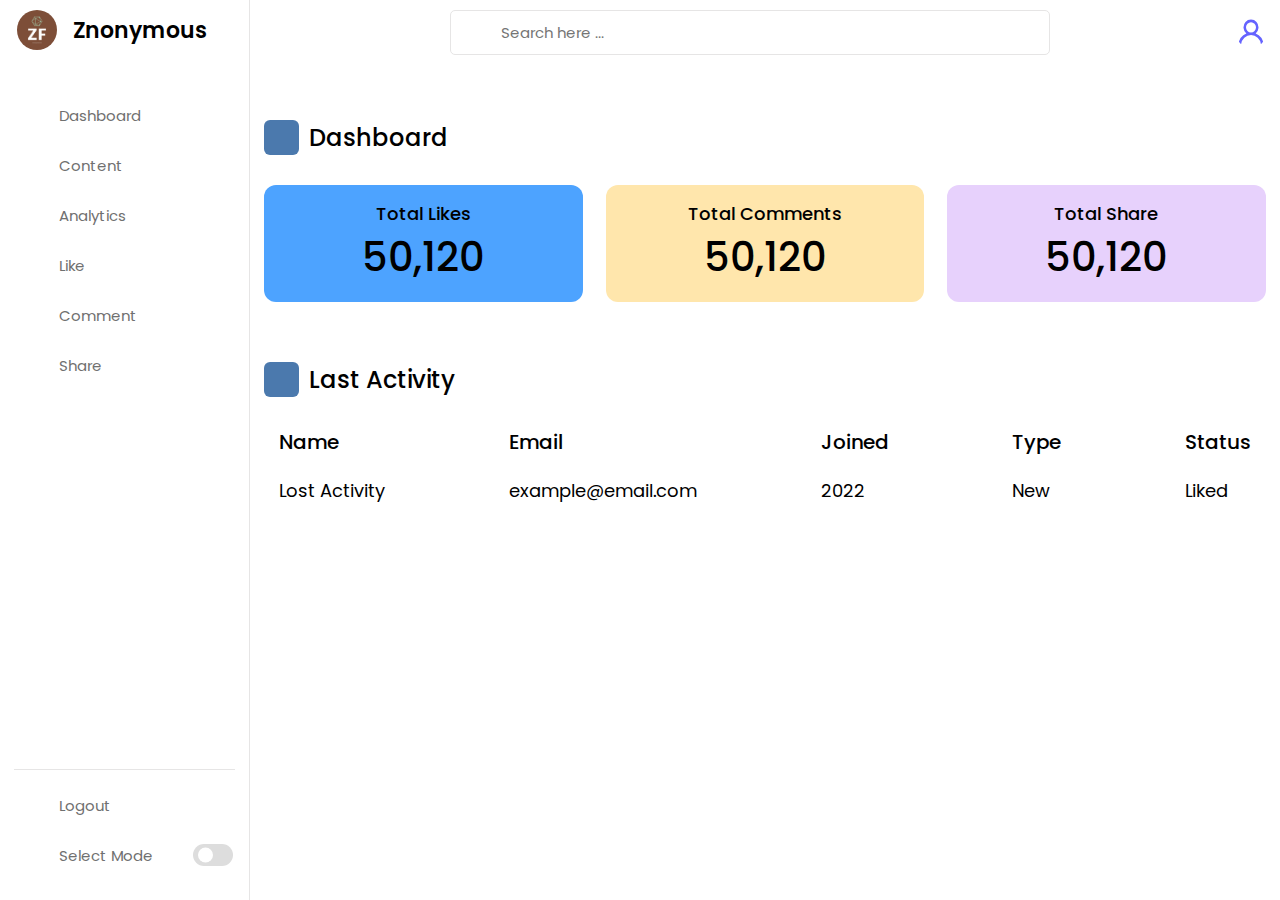
<file: templates/index.html>
<!DOCTYPE html>
<html lang="en">
<head>
    <meta charset="UTF-8">
    <meta name="viewport" content="width=device-width, initial-scale=1.0">
    <meta http-equiv="X-UA-Compatible" content="ie=edge">
    <link rel="shortcut icon" href="../static/images/logo-color.png" type="image/x-icon">

    <!-- CSS -->
    <link rel="stylesheet" href="../static/css/style.css">

    <!-- Iconscout CSS -->
    <link rel="stylesheet" href="https://unicons.iconscout.com/release/v4.0.8/css/line.css">

    <title>Dashboard</title>
</head>
<body>
    <nav>
        <div class="logo-name">
            <div class="logo-image">
                <img src="../static/images/logo-color.png" alt="">
            </div>

            <span class="logo_name">Znonymous</span>
        </div>

        <div class="menu-items">
            <ul class="nav-links">
                <li><a href="#">
                    <i class="uil uil-estate"></i>
                    <span class="link-name">Dashboard</span>
                </a></li>
                <li><a href="{{ url_for('autoSend') }}">
                    <i class="uil uil-files-landscapes-alt"></i>
                    <span class="link-name">Content</span>
                </a></li>
                <li><a href="#">
                    <i class="uil uil-chart"></i>
                    <span class="link-name">Analytics</span>
                </a></li>
                <li><a href="#">
                    <i class="uil uil-thumbs-up"></i>
                    <span class="link-name">Like</span>
                </a></li>
                <li><a href="#">
                    <i class="uil uil-comment"></i>
                    <span class="link-name">Comment</span>
                </a></li>
                <li><a href="#">
                    <i class="uil uil-share"></i>
                    <span class="link-name">Share</span>
                </a></li>
            </ul>

            <ul class="logout-mode">
                <li>
                    <a href="#">
                        <i class="uil uil-sign-out-alt"></i>
                        <span class="link-name">Logout</span>
                    </a>
                </li>
                <li class="mode">
                    <a href="#">
                        <i class="uil uil-moonset"></i>
                        <span class="link-name">Select Mode</span>
                    </a>

                    <div class="mode-toggle">
                        <span class="switch"></span>
                    </div>
                </li>
            </ul>
        </div>
    </nav>

    <section class="dashboard">
        <div class="top">
            <i class="uil uil-bars sidebar-toggle"></i>

            <div class="search-box">
                <i class="uil uil-search"></i>
                <input type="text" placeholder="Search here ...">
            </div>

            <img src="../static/images/user.svg" alt="">
        </div>

        <div class="dash-content">
            <div class="overview">
                <div class="title">
                    <i class="uil uil-tachometer-fast-alt"></i>
                    <span class="text">Dashboard</span>
                </div>

                <div class="boxes">
                    <div class="box box1">
                        <i class="uil uil-thumbs-up"></i>
                        <span class="text">Total Likes</span>
                        <span class="number">50,120</span>
                    </div>
                    <div class="box box2">
                        <i class="uil uil-comments"></i>
                        <span class="text">Total Comments</span>
                        <span class="number">50,120</span>
                    </div>
                    <div class="box box3">
                        <i class="uil uil-share"></i>
                        <span class="text">Total Share</span>
                        <span class="number">50,120</span>
                    </div>
                </div>
            </div>

            <div class="activity">
                <div class="title">
                    <i class="uil uil-clock"></i>
                    <span class="text">Last Activity</span>
                </div>

                <div class="activity-data">
                    <div class="data names">
                        <span class="data-title">Name</span>
                        <span class="data-list">Lost Activity</span>
                    </div>
                    <div class="data email">
                        <span class="data-title">Email</span>
                        <span class="data-list">example@email.com</span>
                    </div>
                    <div class="data joined">
                        <span class="data-title">Joined</span>
                        <span class="data-list">2022</span>
                    </div>
                    <div class="data type">
                        <span class="data-title">Type</span>
                        <span class="data-list">New</span>
                    </div>
                    <div class="data status">
                        <span class="data-title">Status</span>
                        <span class="data-list">Liked</span>
                    </div>
                </div>
            </div>
        </div>
    </section>

    <script src="../static/js/script.js"></script>
</body>
</html>
</file>
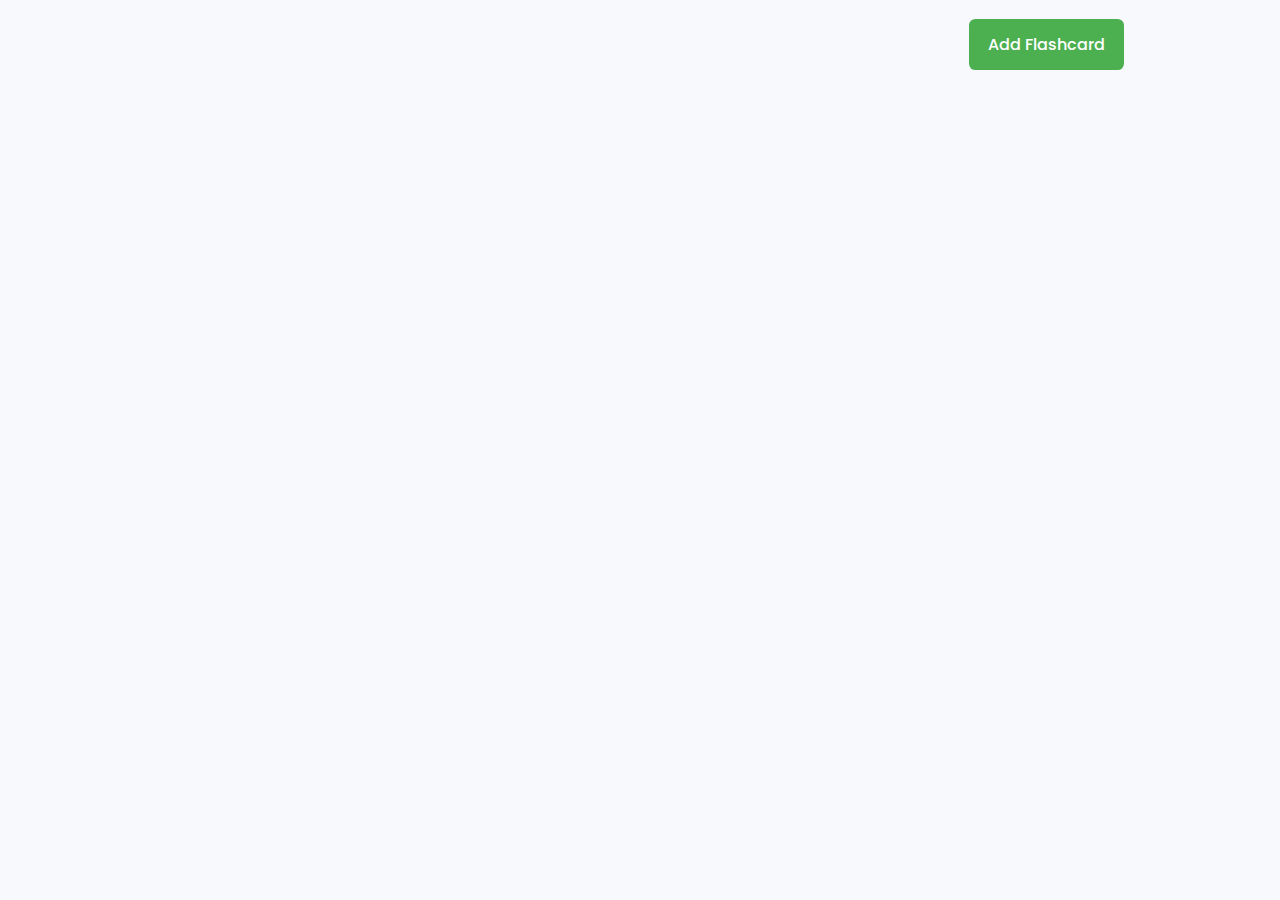
<file: templates/data-stock.html>
<!DOCTYPE html>
<html lang="en">
  <head>
    <meta name="viewport" content="width=device-width, initial-scale=1.0" />
    <title>Flashcard App</title>
    <!-- Font Awesome Icons -->
    <link
      rel="stylesheet"
      href="https://cdnjs.cloudflare.com/ajax/libs/font-awesome/6.1.2/css/all.min.css"
    />

    <!-- Stylesheet -->
    <link rel="stylesheet" href="../static/css/style-stock.css" />
  </head>
  <body>
    <div class="container">
      <div class="add-flashcard-con">
        <button id="add-flashcard">Add Flashcard</button>
      </div>

      <!-- Display Card of Question And Answers Here -->
      <div id="card-con">
        <div class="card-list-container"></div>
      </div>
    </div>

    <!-- Input form for users to fill question and answer -->
    <div class="question-container hide" id="add-question-card">
      <h2>Add Flashcard</h2>
      <div class="wrapper">
        <!-- Error message -->
        <div class="error-con">
          <span class="hide" id="error">Input fields cannot be empty!</span>
        </div>
        <!-- Close Button -->
        <i class="fa-solid fa-xmark" id="close-btn"></i>
      </div>

      <label for="question">Question:</label>
      <textarea
        class="input"
        id="question"
        placeholder="Type the question here..."
        rows="2"
      ></textarea>
      <label for="answer">Answer:</label>
      <textarea
        class="input"
        id="answer"
        rows="4"
        placeholder="Type the answer here..."
      ></textarea>
      <button id="save-btn">Save</button>
    </div>

    <!-- Script -->
    <script src="../static/js/script-stock.js"></script>
  </body>
</html>
</file>
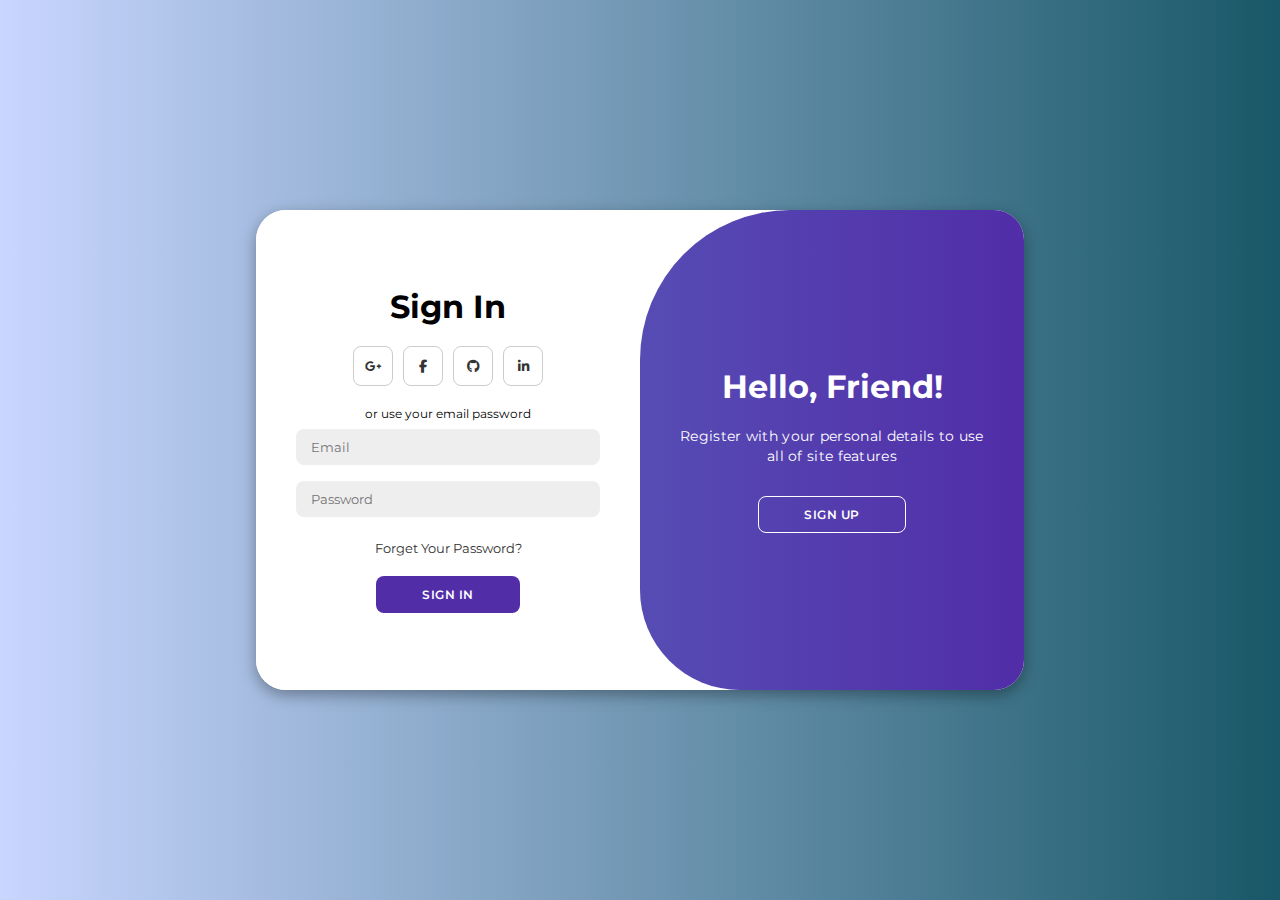
<file: templates/login.html>
<!DOCTYPE html>
<html lang="en">

<head>
    <meta charset="UTF-8">
    <meta name="viewport" content="width=device-width, initial-scale=1.0">
    <link rel="shortcut icon" href="../static/images/logo-color.png" type="image/x-icon">

    <!-- Awesome Font -->
    <link rel="stylesheet" href="https://cdnjs.cloudflare.com/ajax/libs/font-awesome/6.4.2/css/all.min.css">

    <!-- CSS -->
    <link rel="stylesheet" href="../static/css/login-style.css">

    <title>Login</title>
</head>

<body>
    <div class="container" id="container">
        <div class="form-container sign-up">
            <form>
                <h1>Create Account</h1>
                <div class="social-icons">
                    <a href="#" class="icon"><i class="fa-brands fa-google-plus-g"></i></a>
                    <a href="#" class="icon"><i class="fa-brands fa-facebook-f"></i></a>
                    <a href="#" class="icon"><i class="fa-brands fa-github"></i></a>
                    <a href="#" class="icon"><i class="fa-brands fa-linkedin-in"></i></a>
                </div>
                <span>or use your email for registeration</span>
                <input type="text" placeholder="Name">
                <input type="email" placeholder="Email">
                <input type="password" placeholder="Password">
                <button>Sign Up</button>
            </form>
        </div>
        <div class="form-container sign-in">
            <form>
                <h1>Sign In</h1>
                <div class="social-icons">
                    <a href="#" class="icon"><i class="fa-brands fa-google-plus-g"></i></a>
                    <a href="#" class="icon"><i class="fa-brands fa-facebook-f"></i></a>
                    <a href="#" class="icon"><i class="fa-brands fa-github"></i></a>
                    <a href="#" class="icon"><i class="fa-brands fa-linkedin-in"></i></a>
                </div>
                <span>or use your email password</span>
                <input type="email" placeholder="Email">
                <input type="password" placeholder="Password">
                <a href="#">Forget Your Password?</a>
                <button>Sign In</button>
            </form>
        </div>
        <div class="toggle-container">
            <div class="toggle">
                <div class="toggle-panel toggle-left">
                    <h1>Welcome Back!</h1>
                    <p>Enter your personal details to use all of site features</p>
                    <button class="hidden" id="login">Sign In</button>
                </div>
                <div class="toggle-panel toggle-right">
                    <h1>Hello, Friend!</h1>
                    <p>Register with your personal details to use all of site features</p>
                    <button class="hidden" id="register">Sign Up</button>
                </div>
            </div>
        </div>
    </div>

    <script src="../static/js/login-script.js"></script>
</body>

</html>
</file>
<file: static/css/style.css>
/*Google Font Import - Poppins*/
@import url('https://fonts.googleapis.com/css2?family=Poppins:ital,wght@0,100;0,200;0,300;0,400;0,500;0,600;0,700;0,800;0,900;1,100;1,200;1,300;1,400;1,500;1,600;1,700;1,800;1,900&display=swap');

* {
    margin: 0;
    padding: 0;
    box-sizing: border-box;
    font-family: 'Poppins', sans-serif;
}

:root {
    /*Colors*/
    --primary-color: #4b79ad;
    --panel-color: #ffffff;
    --text-color: #000;
    --backligt-color: #707070;
    --border-color: #e6e5e5;
    --toggle-color: #DDD;
    --box1-color: #4DA3FF;
    --box2-color: #FFE6AC;
    --box3-color: #E7D1FC;
    --tittle-icon-color: #fff;

    /*Transition*/
    --tran-05: all 0.5s ease;
    --tran-03: all 0.3s ease;
    --tran-02: all 0.2s ease;
}

body {
    min-height: 100vh;
    background-color: var(--primary-color);
}

body.dark{
    --primary-color: #3A3B3C;
    --panel-color: #242526;
    --text-color: #FFF;
    --backligt-color: #CCC;
    --border-color: #4D4C4C;
    --toggle-color: #DDD;
    --box1-color: #3A3B3C;
    --box2-color: #3A3B3C;
    --box3-color: #3A3B3C;
    --tittle-icon-color: #fff;
}

/*SIDEBAR CSS*/
nav{
    position: fixed;
    top: 0;
    left: 0;
    height: 100%;
    width: 250px;
    padding: 10px 14px;
    background-color: var(--panel-color);
    border-right: 1px solid var(--border-color);
    transition: var(--tran-05);
}

nav.close{
    width: 73px;
}

nav .logo-name{
    display: flex;
    align-items: center;
}

nav .logo-image{
    display: flex;
    min-width: 45px;
    justify-content: center;
}

nav .logo-image img{
    width: 40px;
    object-fit: cover;
    border-radius: 50%;
}

nav .logo-name .logo_name{
    font-size: 22px;
    font-weight: 600;
    color: var(--text-color);
    margin-left: 14px;
    transition: var(--tran-05);
}

nav.close .logo_name{
    opacity: 0;
    pointer-events: none;
}

nav .menu-items{
    margin-top: 40px;
    height: calc(100% - 90px);
    display: flex;
    flex-direction: column;
    justify-content: space-between;
}

.menu-items li{
    list-style: none;
}

.menu-items li a{
    display: flex;
    align-items: center;
    text-decoration: none;
    height: 50px;
    position: relative;
}

.nav-links li a:hover:before{
    content: "";
    position: absolute;
    left: -7px;
    height: 5px;
    width: 5px;
    border-radius: 50%;
    background-color: var(--primary-color);
}

body.dark li a:hover:before{
    background-color: var(--text-color);
}

.menu-items li a i{
    font-size: 24px;
    min-width: 45px;
    height: 100%;
    display: flex;
    align-items: center;
    justify-content: center;
    color: var(--backligt-color);
}

.menu-items li a .link-name{
    font-size: 15px;
    font-weight: 400;
    color: var(--backligt-color);
    transition: var(--tran-05);
}

nav.close li a .link-name{
    opacity: 0;
    pointer-events: none;
}

.nav-links li a:hover i,
.nav-links li a:hover .link-name{
    color: var(--primary-color);
}

body.dark .nav-links li a:hover i,
body.dark .nav-links li a:hover .link-name{
    color: var(--text-color);
}

.menu-items .logout-mode{
    padding-top: 10px;
    border-top: 1px solid var(--border-color);
}

.menu-items .mode{
    display: flex;
    align-items: center;
    white-space: nowrap;
}

.menu-items .mode-toggle{
    position: absolute;
    right: 14px;
    height: 50px;
    min-width: 45px;
    display: flex;
    align-items: center;
    justify-content: center;
    cursor: pointer;
}

.mode-toggle .switch{
    position: relative;
    display: inline-block;
    height: 22px;
    width: 40px;
    border-radius: 25px;
    background-color: var(--toggle-color);
}

.switch:before{
    content: "";
    position: absolute;
    left: 5px;
    top: 50%;
    transform: translateY(-50%);
    height: 15px;
    width: 15px;
    background-color: var(--panel-color);
    border-radius: 50%;
    transition: var(--tran-03);
}

body.dark .switch:before{
    left: 20px;
}

/*NAVBAR*/
.dashboard{
    position: relative;
    left: 250px;
    background-color: var(--panel-color);
    min-height: 100vh;
    width: calc(100% - 250px);
    padding: 10px 14px;
    transition: var(--tran-05);
}

nav.close ~ .dashboard{
    left: 73px;
    width: calc(100% - 73px);
}

.dashboard .top{
    position: fixed;
    top: 0;
    left: 250px;
    display: flex;
    width: calc(100% - 250px);
    justify-content: space-between;
    align-items: center;
    padding: 10px 14px;
    background-color: var(--panel-color);
    transition: var(--tran-05);
    z-index: 10;
}

nav.close ~ .dashboard .top{
    left: 73px;
    width: calc(100% - 73px);
}

.dashboard .top .sidebar-toggle{
    font-size: 26px;
    color: var(--text-color);
    cursor: pointer;
}

.dashboard .top .search-box{
    position: relative;
    height: 45px;
    max-width: 600px;
    width: 100%;
    margin: 0 30px;
}

.dashboard .top .search-box input{
    position: absolute;
    border: 1px solid var(--border-color);
    background-color: var(--panel-color);
    padding: 0 25px 0 50px;
    border-radius: 5px;
    height: 100%;
    width: 100%;
    color: var(--text-color);
    font-size: 15px;
    font-weight: 400;
    outline: none;
}

.dashboard .top .search-box i{
    position: absolute;
    left: 15px;
    font-size: 22px;
    z-index: 10;
    top: 50%;
    transform: translateY(-50%);
    color: var(--backligt-color);
}

.top img{
    width: 3%;
    border-radius: 50%;
}

.dashboard .dash-content{
    padding-top: 50px;
}

/*CONTENT*/
.dash-content .title{
    display: flex;
    align-items: center;
    margin: 60px 0 30px 0;
}

.dash-content .title i{
    position: relative;
    height: 35px;
    width: 35px;
    background-color: var(--primary-color);
    border-radius: 6px;
    color: var(--tittle-icon-color);
    display: flex;
    align-items: center;
    justify-content: center;
    font-size: 24px;
}

.dash-content .title .text{
    font-size: 24px;
    font-weight: 500;
    color: var(--text-color);
    margin-left: 10px;
}

.dash-content .boxes{
    display: flex;
    align-items: center;
    justify-content: space-between;
    flex-wrap: wrap;
}

.dash-content .boxes .box{
    display: flex;
    flex-direction: column;
    align-items: center;
    border-radius: 12px;
    width: calc(100% / 3 - 15px);
    padding: 15px 20px;
    background-color: var(--box1-color);
    transition: var(--tran-05);
}

.boxes .boxes i{
    font-size: 35px;
    color: var(--text-color);
}

.boxes .box .text{
    white-space: nowrap;
    font-size: 18px;
    font-weight: 500;
    color: var(--text-color);
}

.boxes .box .number{
    font-size: 40px;
    font-weight: 500;
    color: var(--text-color);
}

.boxes .box.box2{
    background-color: var(--box2-color);
}

.boxes .box.box3{
    background-color: var(--box3-color);
}

.dash-content .activity .activity-data{
    display: flex;
    justify-content: space-between;
    align-items: center;
    width: 100%;
}

.activity .activity-data{
    display: flex;
}

.activity-data .data{
    display: flex;
    flex-direction: column;
    margin: 0 15px;
}

.activity-data .data-title{
    font-size: 20px;
    font-weight: 500;
    color: var(--text-color);
}

.activity-data .data .data-list{
    font-size: 18px;
    font-weight: 400;
    margin-top: 20px;
    white-space: nowrap;
    color: var(--text-color);
}

/*Responsive Content*/
@media (max-width: 1000px) {
    nav{
        width: 73px;
    }
    nav.close{
        width: 250px;
    }
    nav .logo_name{
        opacity: 0;
        pointer-events: none;
    }
    nav.close .logo_name{
        opacity: 1;
        pointer-events: auto;
    }
    nav li a .link-name{
        opacity: 0;
        pointer-events: none;
    }
    nav.close li a .link-name{
        opacity: 1;
        pointer-events: auto;
    }
    nav ~ .dashboard{
        left: 73px;
        width: calc(100% - 73px);
    }
    nav.close ~ .dashboard{
        left: 250px;
        width: calc(100% - 250px);
    }
    nav ~ .dashboard .top{
        left: 73px;
        width: calc(100% - 73px);
    }
    nav.close ~ .dashboard .top{
        left: 250px;
        width: calc(100% - 250px);
    }
    .activity .activity-data{
        overflow-x: scroll;
    }
}

@media (max-width: 780px) {
    .dash-content .boxes .box{
        width: calc(100% / 2 - 15px);
        margin-top: 15px;
    }
}

@media (max-width: 560px) {
    .dash-content .boxes .box{
        width: 100%;
    }
}

@media (max-width: 500px) {
    nav{
        width: 73px;
    }
    nav.close{
        width: 73px;
    }
    nav .logo_name{
        opacity: 0;
        pointer-events: none;
    }
    nav.close .logo_name{
        opacity: 0;
        pointer-events: none;
    }
    nav li a .link-name{
        opacity: 0;
        pointer-events: none;
    }
    nav.close li a .link-name{
        opacity: 0;
        pointer-events: none;
    }
    nav ~ .dashboard{
        left: 73px;
        width: calc(100% - 73px);
    }
    nav.close ~ .dashboard{
        left: 73px;
        width: calc(100% - 73px);
    }
    nav ~ .dashboard .top{
        left: 73px;
        width: calc(100% - 73px);
    }
    nav.close ~ .dashboard .top{
        left: 73px;
        width: calc(100% - 73px);
    }
    .dashboard .top .sidebar-toggle{
        display: none;
    }
}

/*CSS PAGE 2*/
.upload-container {
    margin: 20px 0; /* Memberikan jarak vertikal */
    display: flex; /* Mengatur elemen dalam baris */
    align-items: center; /* Menyelaraskan elemen secara vertikal */
    justify-content: left; /* Menyelaraskan elemen secara horizontal */
}

.upload-label {
    font-size: 12px;
    font-weight: 300;
    color: var(--text-color);
    background-color: var(--primary-color);
    border: 1px solid var(--primary-color);
    border-radius: 5px;
    padding: 10px 10px;
    cursor: pointer;
    text-align: center;
    margin-right: 10px; /* Jarak antara label dan input */
    transition: background-color var(--tran-03), border-color var(--tran-03);
}

.upload-label:hover {
    background-color: var(--text-color);
    color: var(--panel-color);
    border-color: var(--text-color);
}

#fileInput {
    display: none; /* Menyembunyikan input file default */
}

.send-btn, .delete-btn {
    background-color: var(--primary-color);
    border: 1px solid var(--primary-color);
    color: var(--text-color);
    font-size: 12px;
    font-weight: 300;
    border-radius: 5px;
    padding: 10px 10px;
    cursor: pointer;
    transition: background-color var(--tran-03), border-color var(--tran-03);
    margin-right: 10px;
}

.send-btn:hover, .delete-btn:hover {
    background-color: var(--text-color);
    color: var(--panel-color);
    border-color: var(--text-color);
}


/* Table Styling */
.table-responsive {
    overflow-x: auto;
}

table {
    width: 100%;
    border-collapse: collapse;
    margin: 15px 0;
    font-size: 16px;
    text-align: left;
}

table thead {
    background-color: var(--primary-color);
    color: var(--text-color);
}

table th, table td {
    padding: 12px 15px;
    border: 1px solid var(--border-color);
}

table tbody tr {
    background-color: var(--panel-color);
    color: var(--text-color);
    display: table-row;
}

table tbody tr:nth-of-type(even) {
    background-color: var(--backligt-color);
}

/* Responsif */
@media (max-width: 600px) {
    table thead {
        table-layout: fixed;
        display: block;/* Hide the header for mobile */
    }

    table, table tbody, table tr, table td {
        display: block;
        width: 100%;
    }

    table tr {
        margin-bottom: 7px;
    }

    table td {
        text-align: right;
        padding-left: 50%;
        position: relative;
    }

    table td:before {
        content: attr(data-label);
        position: absolute;
        left: 0;
        width: 50%;
        padding-left: 15px;
        font-weight: bold;
        text-align: left;
    }
}
</file>
<file: static/css/style-stock.css>
/*Google Font Import - Poppins*/
@import url('https://fonts.googleapis.com/css2?family=Poppins:ital,wght@0,100;0,200;0,300;0,400;0,500;0,600;0,700;0,800;0,900;1,100;1,200;1,300;1,400;1,500;1,600;1,700;1,800;1,900&display=swap');

* {
  padding: 0;
  margin: 0;
  box-sizing: border-box;
  font-family: "Poppins", sans-serif;
}

body {
  background-color: #f7f9fd;
}

.container {
  width: 90vw;
  max-width: 62.5em;
  position: relative;
  margin: auto;
}

.add-flashcard-con {
  display: flex;
  justify-content: flex-end;
  padding: 1.2em 1em;
}

button {
  border: none;
  outline: none;
  cursor: pointer;
}

.add-flashcard-con button {
  font-size: 1em;
  background-color: #4caf50; /* Updated color */
  color: #ffffff;
  padding: 0.8em 1.2em;
  font-weight: 500;
  border-radius: 0.4em;
}

#card-con {
  margin-top: 1em;
}

.question-container {
  width: 90vw;
  max-width: 34em;
  display: flex;
  flex-direction: column;
  justify-content: center;
  background-color: #ffffff;
  position: absolute;
  transform: translate(-50%, -50%);
  top: 50%;
  left: 50%;
  padding: 3em 2em;
  border-radius: 0.6em;
  box-shadow: 0 1em 2em rgba(28, 0, 80, 0.1);
}

.question-container h2 {
  font-size: 2.2em;
  color: #363d55;
  font-weight: 600;
  text-align: center;
  margin-bottom: 2em;
}

.wrapper {
  display: grid;
  grid-template-columns: 11fr 1fr;
  gap: 1em;
  margin-bottom: 1em;
}

.error-con {
  align-self: center;
}

#error {
  color: #ff5353;
  font-weight: 400;
}

.fa-xmark {
  font-size: 1.4em;
  background-color: #4caf50; /* Updated color */
  height: 1.8em;
  width: 1.8em;
  display: grid;
  place-items: center;
  color: #ffffff;
  border-radius: 50%;
  cursor: pointer;
  justify-self: flex-end;
}

label {
  color: #363d55;
  font-weight: 600;
  margin-bottom: 0.3em;
}

textarea {
  width: 100%;
  padding: 0.7em 0.5em;
  border: 1px solid #d0d0d0;
  outline: none;
  color: #414a67;
  border-radius: 0.3em;
  resize: none;
}

textarea:not(:last-child) {
  margin-bottom: 1.2em;
}

textarea:focus {
  border-color: #363d55;
}

#save-btn {
  font-size: 1em;
  background-color: #4caf50; /* Updated color */
  color: #ffffff;
  padding: 0.6em 0;
  border-radius: 0.3em;
  font-weight: 600;
}

.card-list-container {
  display: grid;
  padding: 0.2em;
  gap: 1.5em;
  grid-template-columns: 1fr 1fr 1fr;
}

.card {
  background-color: #ffffff;
  box-shadow: 0 0.4em 1.2em rgba(28, 0, 80, 0.08);
  padding: 1.2em;
  border-radius: 0.4em;
}

.question-div,
.answer-div {
  text-align: justify;
}

.question-div {
  margin-bottom: 0.5em;
  font-weight: 500;
  color: #363d55;
}

.answer-div {
  margin-top: 1em;
  font-weight: 400;
  color: #414a67;
}

.show-hide-btn {
  display: block;
  background-color: #4caf50; /* Updated color */
  color: #ffffff;
  text-decoration: none;
  text-align: center;
  padding: 0.6em 0;
  border-radius: 0.3em;
}

.buttons-con {
  display: flex;
  justify-content: flex-end;
}

.edit,
.delete {
  background-color: transparent;
  padding: 0.5em;
  font-size: 1.2em;
}

.edit {
  color: #4caf50; /* Updated color */
}

.delete {
  color: #ff5353;
}

.hide {
  display: none;
}

@media screen and (max-width: 800px) {
  .card-list-container {
    grid-template-columns: 1fr 1fr;
    gap: 0.8em;
  }
}

@media screen and (max-width: 450px) {
  body {
    font-size: 14px;
  }
  .card-list-container {
    grid-template-columns: 1fr;
    gap: 1.2em;
  }
}
</file>
<file: static/css/login-style.css>
@import url('https://fonts.googleapis.com/css2?family=Montserrat:wght@300;400;500;600;700&display=swap');

*{
    margin: 0;
    padding: 0;
    box-sizing: border-box;
    font-family: 'Montserrat', sans-serif;
}

body{
    background-color: hsl(195, 100%, 30%);
    background: linear-gradient(90deg, #c9d6ff, hsl(192, 62%, 25%));
    display: flex;
    align-items: center;
    justify-content: center;
    flex-direction: column;
    height: 100vh;
}

.container{
    background-color: #fff;
    border-radius: 30px;
    box-shadow: 0 5px 15px rgba(0, 0, 0, 0.35);
    position: relative;
    overflow: hidden;
    width: 768px;
    max-width: 100%;
    min-height: 480px;
}

.container p{
    font-size: 14px;
    line-height: 20px;
    letter-spacing: 0.3px;
    margin: 20px 0;
}

.container span{
    font-size: 12px;
}

.container a{
    color: #333;
    font-size: 13px;
    text-decoration: none;
    margin: 15px 0 10px;
}

.container button{
    background-color: #512da8;
    color: #fff;
    font-size: 12px;
    padding: 10px 45px;
    border: 1px solid transparent;
    border-radius: 8px;
    font-weight: 600;
    letter-spacing: 0.5px;
    text-transform: uppercase;
    margin-top: 10px;
    cursor: pointer;
}

.container button.hidden{
    background-color: transparent;
    border-color: #fff;
}

.container form{
    background-color: #fff;
    display: flex;
    align-items: center;
    justify-content: center;
    flex-direction: column;
    padding: 0 40px;
    height: 100%;
}

.container input{
    background-color: #eee;
    border: none;
    margin: 8px 0;
    padding: 10px 15px;
    font-size: 13px;
    border-radius: 8px;
    width: 100%;
    outline: none;
}

.form-container{
    position: absolute;
    top: 0;
    height: 100%;
    transition: all 0.6s ease-in-out;
}

.sign-in{
    left: 0;
    width: 50%;
    z-index: 2;
}

.container.active .sign-in{
    transform: translateX(100%);
}

.sign-up{
    left: 0;
    width: 50%;
    opacity: 0;
    z-index: 1;
}

.container.active .sign-up{
    transform: translateX(100%);
    opacity: 1;
    z-index: 5;
    animation: move 0.6s;
}

@keyframes move{
    0%, 49.99%{
        opacity: 0;
        z-index: 1;
    }
    50%, 100%{
        opacity: 1;
        z-index: 5;
    }
}

.social-icons{
    margin: 20px 0;
}

.social-icons a{
    border: 1px solid #ccc;
    border-radius: 20%;
    display: inline-flex;
    justify-content: center;
    align-items: center;
    margin: 0 3px;
    width: 40px;
    height: 40px;
}

.toggle-container{
    position: absolute;
    top: 0;
    left: 50%;
    width: 50%;
    height: 100%;
    overflow: hidden;
    transition: all 0.6s ease-in-out;
    border-radius: 150px 0 0 100px;
    z-index: 1000;
}

.container.active .toggle-container{
    transform: translateX(-100%);
    border-radius: 0 150px 100px 0;
}

.toggle{
    background-color: #512da8;
    height: 100%;
    background: linear-gradient(to right, #5c6bc0, #512da8);
    color: #fff;
    position: relative;
    left: -100%;
    height: 100%;
    width: 200%;
    transform: translateX(0);
    transition: all 0.6s ease-in-out;
}

.container.active .toggle{
    transform: translateX(50%);
}

.toggle-panel{
    position: absolute;
    width: 50%;
    height: 100%;
    display: flex;
    align-items: center;
    justify-content: center;
    flex-direction: column;
    padding: 0 30px;
    text-align: center;
    top: 0;
    transform: translateX(0);
    transition: all 0.6s ease-in-out;
}

.toggle-left{
    transform: translateX(-200%);
}

.container.active .toggle-left{
    transform: translateX(0);
}

.toggle-right{
    right: 0;
    transform: translateX(0);
}

.container.active .toggle-right{
    transform: translateX(200%);
}
</file>
